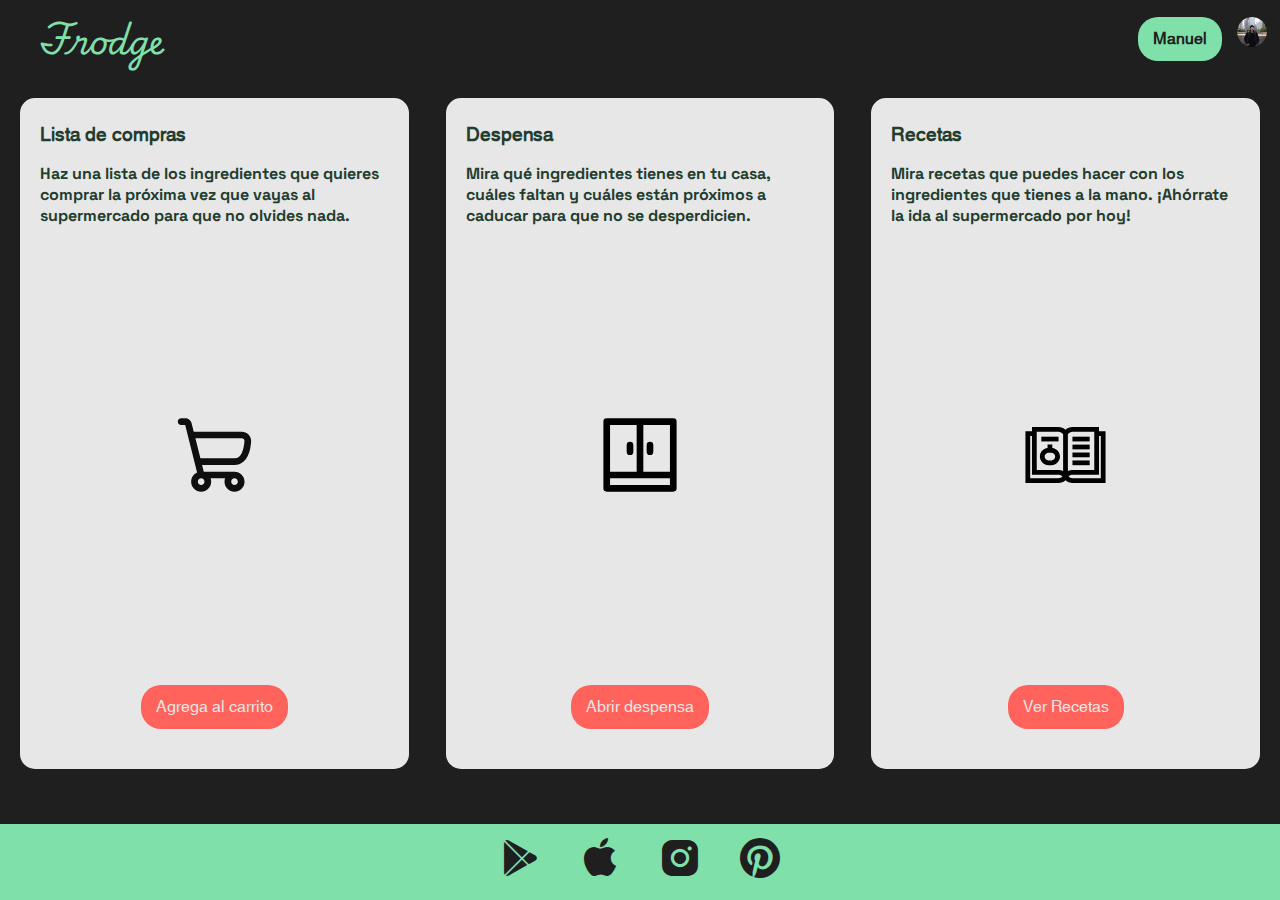
<file: main.html>
<!DOCTYPE html>
<html lang="en">

<head>
  <meta charset="UTF-8">
  <meta name="viewport" content="width=device-width, initial-scale=1.0">
  <title>Frodge</title>
  <link rel="stylesheet" href="./assets/css/main.css">
  <link href='https://unpkg.com/boxicons@2.1.4/css/boxicons.min.css' rel='stylesheet'>
</head>

<body>
  <nav class="navbar">
    <div class="navbar__logo">
      <a href="./index.html">Frodge</a>
    </div>
    <div class="navbar__buttons">
      <a href="#" class="profilemenu">Manuel</a>
      <img src="./assets/img/profilepic.png" alt="Profile Picture">
    </div>
  </nav>
  <main class="maincards">
    <div class="shopping">
      <h3>Lista de compras</h3>
      <h4>Haz una lista de los ingredientes que quieres comprar la próxima vez que vayas al supermercado para que no
        olvides nada.</h4>
      <img src="./assets/img/shoppingcart.svg" alt="Carrito de compras">
      <a href="./shopping.html">Agrega al carrito</a>
    </div>
    <div class="pantry">
      <h3>Despensa</h3>
      <h4>Mira qué ingredientes tienes en tu casa, cuáles faltan y cuáles están próximos a caducar para que no se
        desperdicien.</h4>
      <img src="./assets/img/pantry.svg" alt="Despensa">
      <a href="">Abrir despensa</a>
    </div>
    <div class="recipes">
      <h3>Recetas</h3>
      <h4>Mira recetas que puedes hacer con los ingredientes que tienes a la mano. ¡Ahórrate la ida al supermercado por
        hoy!</h4>
      <img src="./assets/img/recipes.svg" alt="Recetas">
      <a href="">Ver Recetas</a>
    </div>
  </main>
  <footer class="footer">
    <div class="social__icons">
      <a href="https://play.google.com/store/" target="_blank" class="playstore__icon">
        <i class='bx bxl-play-store'></i>
      </a>
      <a href="https://www.apple.com/co/app-store/" target="_blank" class="appstore__icon">
        <i class='bx bxl-apple'></i>
      </a>
      <a href="https://www.instagram.com/" target="_blank" class="instagram__icon">
        <i class='bx bxl-instagram-alt'></i>
      </a>
      <a href="https://co.pinterest.com/" target="_blank" class="pinterest__icon">
        <i class='bx bxl-pinterest'></i>
      </a>
    </div>
  </footer>
</body>

</html>
</file>
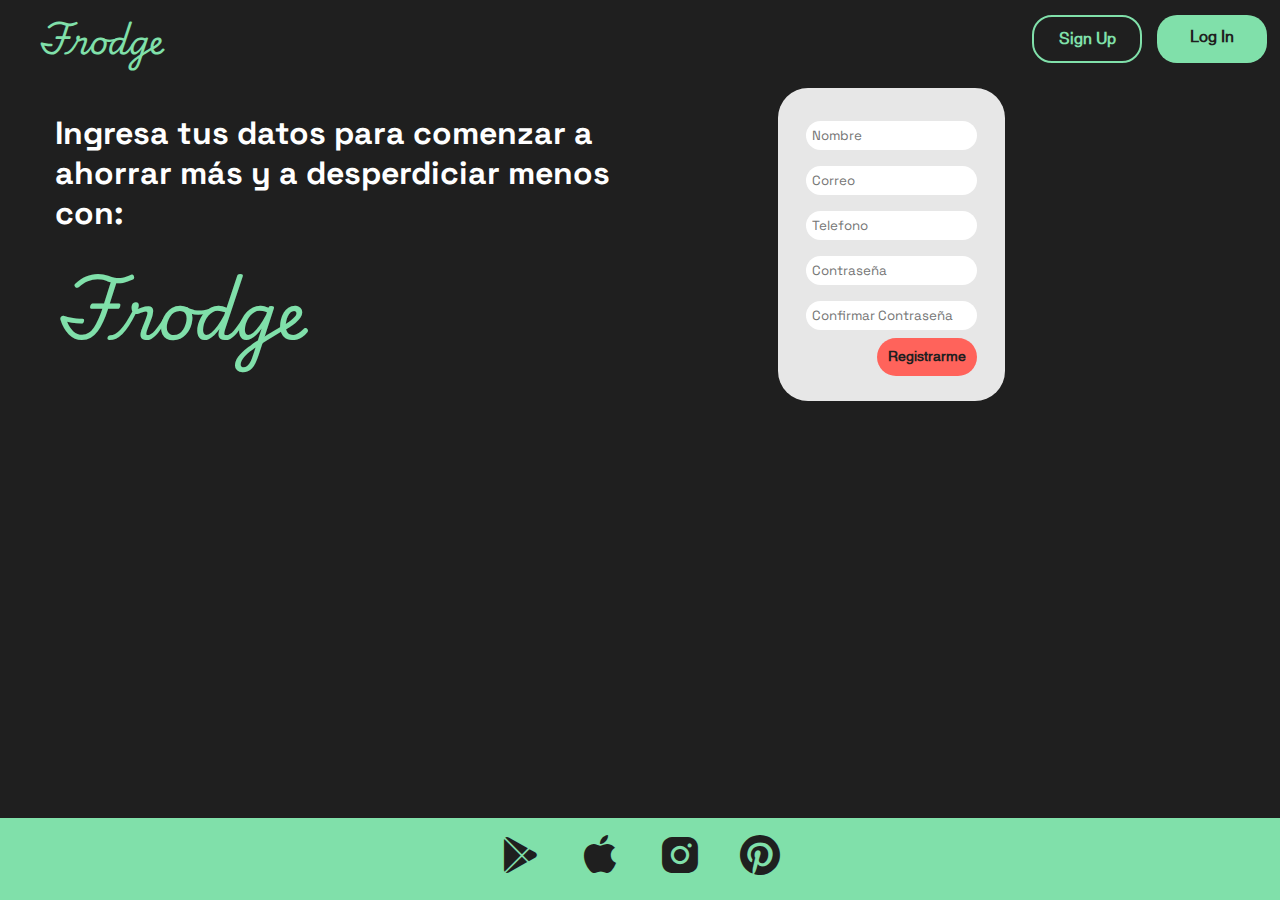
<file: signup.html>
<!DOCTYPE html>
<html lang="en">

<head>
  <meta charset="UTF-8">
  <meta name="viewport" content="width=device-width, initial-scale=1.0">
  <title>Frodge</title>
  <link rel="stylesheet" href="./assets/css/signup.css">
  <link href='https://unpkg.com/boxicons@2.1.4/css/boxicons.min.css' rel='stylesheet'>
</head>

<body>
  <nav class="navbar">
    <div class="navbar__logo">
      <a href="./index.html">Frodge</a>
    </div>
    <div class="navbar__buttons">
      <a href="#" class="signup__button">Sign Up</a>
      <a href="#" class="login__button">Log In</a>
    </div>
  </nav>
  <main class="mainsignup">
    <div class="mainsignup__text">
      <h1>Ingresa tus datos para comenzar a ahorrar más y a desperdiciar menos con:</h1>
      <p>Frodge</p>
    </div>
    <div class="mainsignup__form">
      <form action="signup">
        <label for="name"></label>
        <input id="name" type="text" required placeholder="Nombre">
        <label for="email"></label>
        <input min="0" max="80" id="email" type="email" required placeholder="Correo">
        <label for="phone"></label>
        <input min="0" max="80" id="telefono" type="phone" required placeholder="Telefono">
        <label for="password"></label>
        <input min="0" max="80" id="password" type="password" required placeholder="Contraseña">
        <label for="password"></label>
        <input min="0" max="80" id="password" type="password" required placeholder="Confirmar Contraseña">
        <button type="submit">Registrarme</button>
      </form>
    </div>
  </main>
  <footer class="footer">
    <div class="social__icons">
      <a href="https://play.google.com/store/" target="_blank" class="playstore__icon">
        <i class='bx bxl-play-store'></i>
      </a>
      <a href="https://www.apple.com/co/app-store/" target="_blank" class="appstore__icon">
        <i class='bx bxl-apple'></i>
      </a>
      <a href="https://www.instagram.com/" target="_blank" class="instagram__icon">
        <i class='bx bxl-instagram-alt'></i>
      </a>
      <a href="https://co.pinterest.com/" target="_blank" class="pinterest__icon">
        <i class='bx bxl-pinterest'></i>
      </a>
    </div>
  </footer>
</body>

</html>
</file>
<file: assets/css/main.css>
* {
  margin: 0;
  padding: 0;
  box-sizing: border-box;
}

html,
body {
  height: 100%;
  min-height: 100vh;
}

body {
  display: flex;
  flex-direction: column;
}

:root {
  --dark-bg: #1F1F1F;
  --teal-light: #80E0AA;
  --teal-dark: #223D2E;
  --red-lighter: #ff7f78;
  --red-light: #FF635B;
  --red-dark: #401E1D;
  --grey-light: #E7E7E7;
  --grey-dark: #464646;
}

@font-face {
  font-family: playwrite;
  src: url('../fonts/PlaywriteUSTrad-VariableFont_wght.ttf');
}

@font-face {
  font-family: helvetica-regular;
  src: url('../fonts/HelveticaWorld-Regular.ttf');
}

@font-face {
  font-family: spacegrotesk;
  src: url('../fonts/SpaceGrotesk-VariableFont_wght.ttf');
}

.navbar {
  display: flex;
  align-items: center;
  justify-content: space-between;
  background-color: var(--dark-bg);
  width: 100%;
  padding: 8px;
}

.navbar__logo a {
  font-family: playwrite;
  color: var(--teal-light);
  font-size: 2rem;
  margin-left: 30px;
  text-decoration: none;
  transition: 0.2s;
}

.navbar__logo a:hover {
  color: var(--red-light);
}

.navbar__buttons {
  display: flex;
  gap: 15px;
  margin-right: 15px;
}

.navbar__buttons img {
  height: 30px;
}

.profilemenu {
  font-family: helvetica-regular;
  text-decoration: none;
  font-weight: 600;
  font-size: 1rem;
  border-radius: 20px;
  width: fit-content;
  background-color: var(--teal-light);
  color: var(--dark-bg);
  padding: 7px 15px;
  transition: 0.2s;
}

.profilemenu:hover {
  background-color: var(--red-light);
  color: var (--dark-bg);
}

.navbar__buttons {
  display: flex;
  gap: 15px;
  margin-right: 5px;
}

.maincards {
  font-family: helvetica-regular;
  display: grid;
  grid-template-columns: repeat(3, 1fr);
  justify-content: center;
  flex-grow: 1;
  padding: 20px;
  background-color: var(--dark-bg);
  flex: 1;
  gap: 3%;
  justify-content: space-around;
  overflow-x: auto;
  scroll-snap-type: x mandatory;
}

.maincards h4 {
  font-family: spacegrotesk;
}

.maincards img {
  height: 80px;
  margin-top: auto;
}

.maincards a {
  font-family: helvetica-regular;
  text-decoration: none;
  border-radius: 20px;
  text-align: center;
  background-color: var(--red-light);
  color: var(--grey-light);
  padding: 7px 15px;
  transition: 0.2s;
  margin-top: auto;
  margin-bottom: 20px;
  width: fit-content;
  align-self: center;
}

.maincards a:hover {
  background-color: var(--teal-light);
  color: var(--grey-dark);
}

.shopping,
.pantry,
.recipes {
  background-color: var(--grey-light);
  padding: 20px;
  border-radius: 15px;
  color: var(--teal-dark);
  display: flex;
  flex-direction: column;
  gap: 10px;
  max-height: 95%;
  scroll-snap-align: start;
}

.footer {
  background-color: var(--teal-light);
  text-align: center;
  display: flex;
  align-content: center;
  justify-content: center;
  gap: 50px;
  padding: 10px;
}

.social__icons a {
  padding: 10px;
  text-decoration: none;
  color: var(--dark-bg);
  font-size: 3rem;
  transition: 0.5s;
}

.social__icons i {
  transition: 0.4s;
}

.social__icons i:hover {
  color: var(--red-light);
}

@media (max-width: 560px) {
  .maincards {
    display: flex;
    flex-direction: row;
    overflow-x: auto;
    gap: 10px;
    padding: 20px 10px;
  }

  .shopping,
  .pantry,
  .recipes {
    max-width: 80%;
    flex: 0 0 auto;
  }
}

@media (max-width: 426px) {
  .navbar {
    display: flex;
    flex-direction: column;
    align-items: center;
    justify-content: space-between;
    background-color: var(--dark-bg);
    width: 100%;
    padding: 8px;
    gap: 15px;
  }
}
</file>
<file: assets/css/signup.css>
* {
  margin: 0;
  padding: 0;
  box-sizing: border-box;
}

html,
body {
  height: 100%;
  min-height: 100vh;
}

body {
  display: flex;
  flex-direction: column;
}

:root {
  --dark-bg: #1F1F1F;
  --teal-light: #80E0AA;
  --teal-dark: #223D2E;
  --red-lighter: #ff7f78;
  --red-light: #FF635B;
  --red-dark: #401E1D;
  --grey-light: #E7E7E7;
  --grey-dark: #464646;
}

@font-face {
  font-family: playwrite;
  src: url('../fonts/PlaywriteUSTrad-VariableFont_wght.ttf');
}

@font-face {
  font-family: helvetica-regular;
  src: url('../fonts/HelveticaWorld-Regular.ttf');
}

@font-face {
  font-family: spacegrotesk;
  src: url('../fonts/SpaceGrotesk-VariableFont_wght.ttf');
}

.navbar {
  display: flex;
  align-items: center;
  justify-content: space-between;
  background-color: var(--dark-bg);
  width: 100%;
  padding: 8px;
}

.navbar__logo a {
  font-family: playwrite;
  color: var(--teal-light);
  font-size: 2rem;
  margin-left: 30px;
  text-decoration: none;
  transition: 0.2s;
}

.navbar__logo a:hover {
  color: var(--red-light);
}

.navbar__buttons {
  display: flex;
  gap: 15px;
  margin-right: 15px;
}

.signup__button,
.login__button {
  font-family: helvetica-regular;
  text-decoration: none;
  font-weight: 600;
  font-size: 1rem;
  border-radius: 20px;
  width: 110px;
  text-align: center;
}

.signup__button {
  background-color: var(--dark-bg);
  color: var(--teal-light);
  padding: 7px 15px;
  border: 2px solid var(--teal-light);
  transition: 0.2s;
}

.signup__button:hover {
  color: var(--red-light);
  border: 2px solid var(--red-light);
}

.login__button {
  background-color: var(--teal-light);
  color: var(--dark-bg);
  padding: 7px 15px;
  transition: 0.2s;
}

.login__button:hover {
  background-color: var(--red-light);
  color: var (--dark-bg);
}

.navbar__buttons {
  display: flex;
  gap: 15px;
  margin-right: 5px;
}

.mainsignup {
  font-family: helvetica-regular;
  display: flex;
  /* flex-direction: row-reverse; */
  justify-content: start;
  flex-grow: 1;
  padding-top: 10px;
  padding-left: 25px;
  background-color: var(--dark-bg);
  flex: 1;
  gap: 10%;
}

.mainsignup__text {
  padding: 25px 30px;
  width: 50%;
  text-align: start;
  color: white;
  font-family: spacegrotesk;
  font-size: 1rem;
  width: 50%;
}

.mainsignup__text p {
  padding-top: 15px;
  font-family: playwrite;
  font-size: 4rem;
  color: var(--teal-light);
}

.mainsignup__form {
  background-color: var(--grey-light);
  border-radius: 30px;
  height: fit-content;
}

.mainsignup__form form {
  padding: 15px 2dvh;
  display: flex;
  flex-direction: column;
  gap: 8px;
  margin: 10px;
}

.mainsignup__form input {
  font-family: spacegrotesk;
  border-radius: 15px;
  padding: 6px;
  border: none;
  /* box-shadow: inset 1px 1px 4px black; */
}

.mainsignup__form button {
  background-color: var(--red-light);
  color: var(--dark-bg);
  font-family: helvetica-regular;
  text-decoration: none;
  font-weight: 600;
  font-size: 0.90rem;
  padding: 6px 7.5px;
  border-radius: 25px;
  width: 100px;
  transition: 0.2s;
  align-self: self-end;
  border: none;
}

.mainsignup__form button:hover {
  background-color: var(--red-lighter);
}

.footer {
  background-color: var(--teal-light);
  text-align: center;
  display: flex;
  align-content: center;
  justify-content: center;
  gap: 50px;
  padding: 13px;
}

.social__icons a {
  padding: 10px;
  text-decoration: none;
  color: var(--dark-bg);
  font-size: 3rem;
  transition: 0.5s;
}

.social__icons i {
  transition: 0.4s;
}

.social__icons i:hover {
  color: var(--red-light);
}

@media (max-width: 426px) {
  .navbar {
    display: flex;
    flex-direction: column;
    align-items: center;
    justify-content: space-between;
    background-color: var(--dark-bg);
    width: 100%;
    padding: 8px;
    gap: 15px;
  }
}

@media (max-width: 700px) {
  .navbar {
    display: flex;
    flex-direction: column;
    align-items: center;
    justify-content: space-between;
    background-color: var(--dark-bg);
    width: 100%;
    padding: 8px;
    gap: 15px;
  }

  .mainsignup {
    font-family: helvetica-regular;
    display: flex;
    flex-direction: column;
    flex-grow: 1;
    padding-top: 10px;
    padding-left: 25px;
    background-color: var(--dark-bg);
    flex: 1;
    gap: 10%;
    align-items: center;
  }

  .mainsignup__text {
    padding: 25px 30px;
    width: 50%;
    text-align: center;
    color: white;
    font-family: spacegrotesk;
    font-size: 0.80rem;
    width: 50%;
  }

  .mainsignup__text p {
    padding-top: 15px;
    font-family: playwrite;
    font-size: 3rem;
    color: var(--teal-light);
    text-align: center;
  }

  .mainsignup__form {
    background-color: var(--grey-light);
    border-radius: 30px;
    height: fit-content;
    margin-bottom: 50px;
  }

  .mainsignup__form form {
    padding: 15px 2dvh;
    display: flex;
    flex-direction: column;
    gap: 8px;
    margin: 10px;
  }

  .mainsignup__form input {
    font-family: spacegrotesk;
    border-radius: 15px;
    padding: 6px;
    border: none;
    /* box-shadow: inset 1px 1px 4px black; */
  }

  .mainsignup__form button {
    background-color: var(--red-light);
    color: var(--dark-bg);
    font-family: helvetica-regular;
    text-decoration: none;
    font-weight: 600;
    font-size: 0.90rem;
    padding: 6px 7.5px;
    border-radius: 25px;
    width: 100px;
    transition: 0.2s;
    align-self: self-end;
    border: none;
  }
}

@media (max-width: 700px) {
  
  .mainsignup__text {
    padding: 25px 30px;
    width: 50%;
    text-align: center;
    color: white;
    font-family: spacegrotesk;
    font-size: 0.70rem;
    width: 50%;
  }

  .mainsignup__text p {
    font-family: playwrite;
    font-size: 3rem;
    color: var(--teal-light);
    text-align: start;
    align-self: center;
    justify-self: center;
  }

  .mainsignup__form {
    background-color: var(--grey-light);
    border-radius: 30px;
    height: fit-content;
    margin-bottom: 50px;
  }
}
</file>
